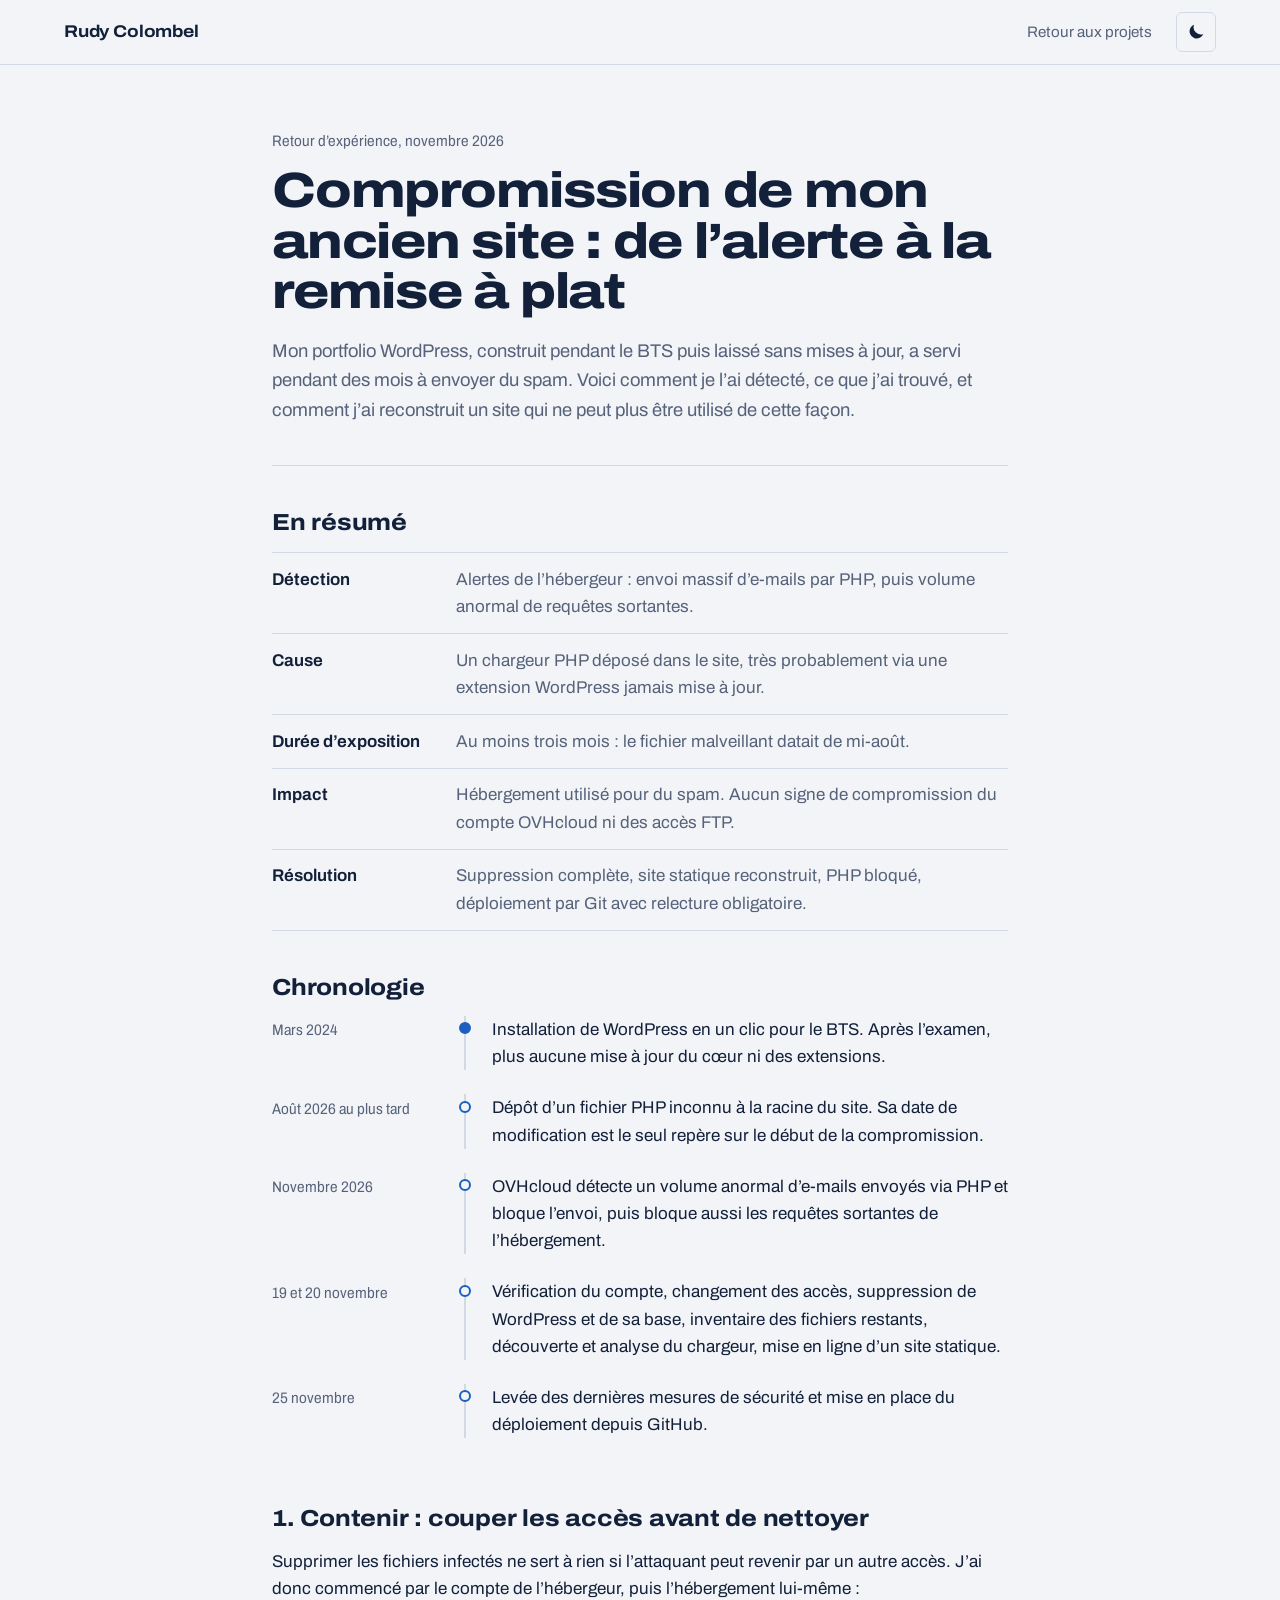
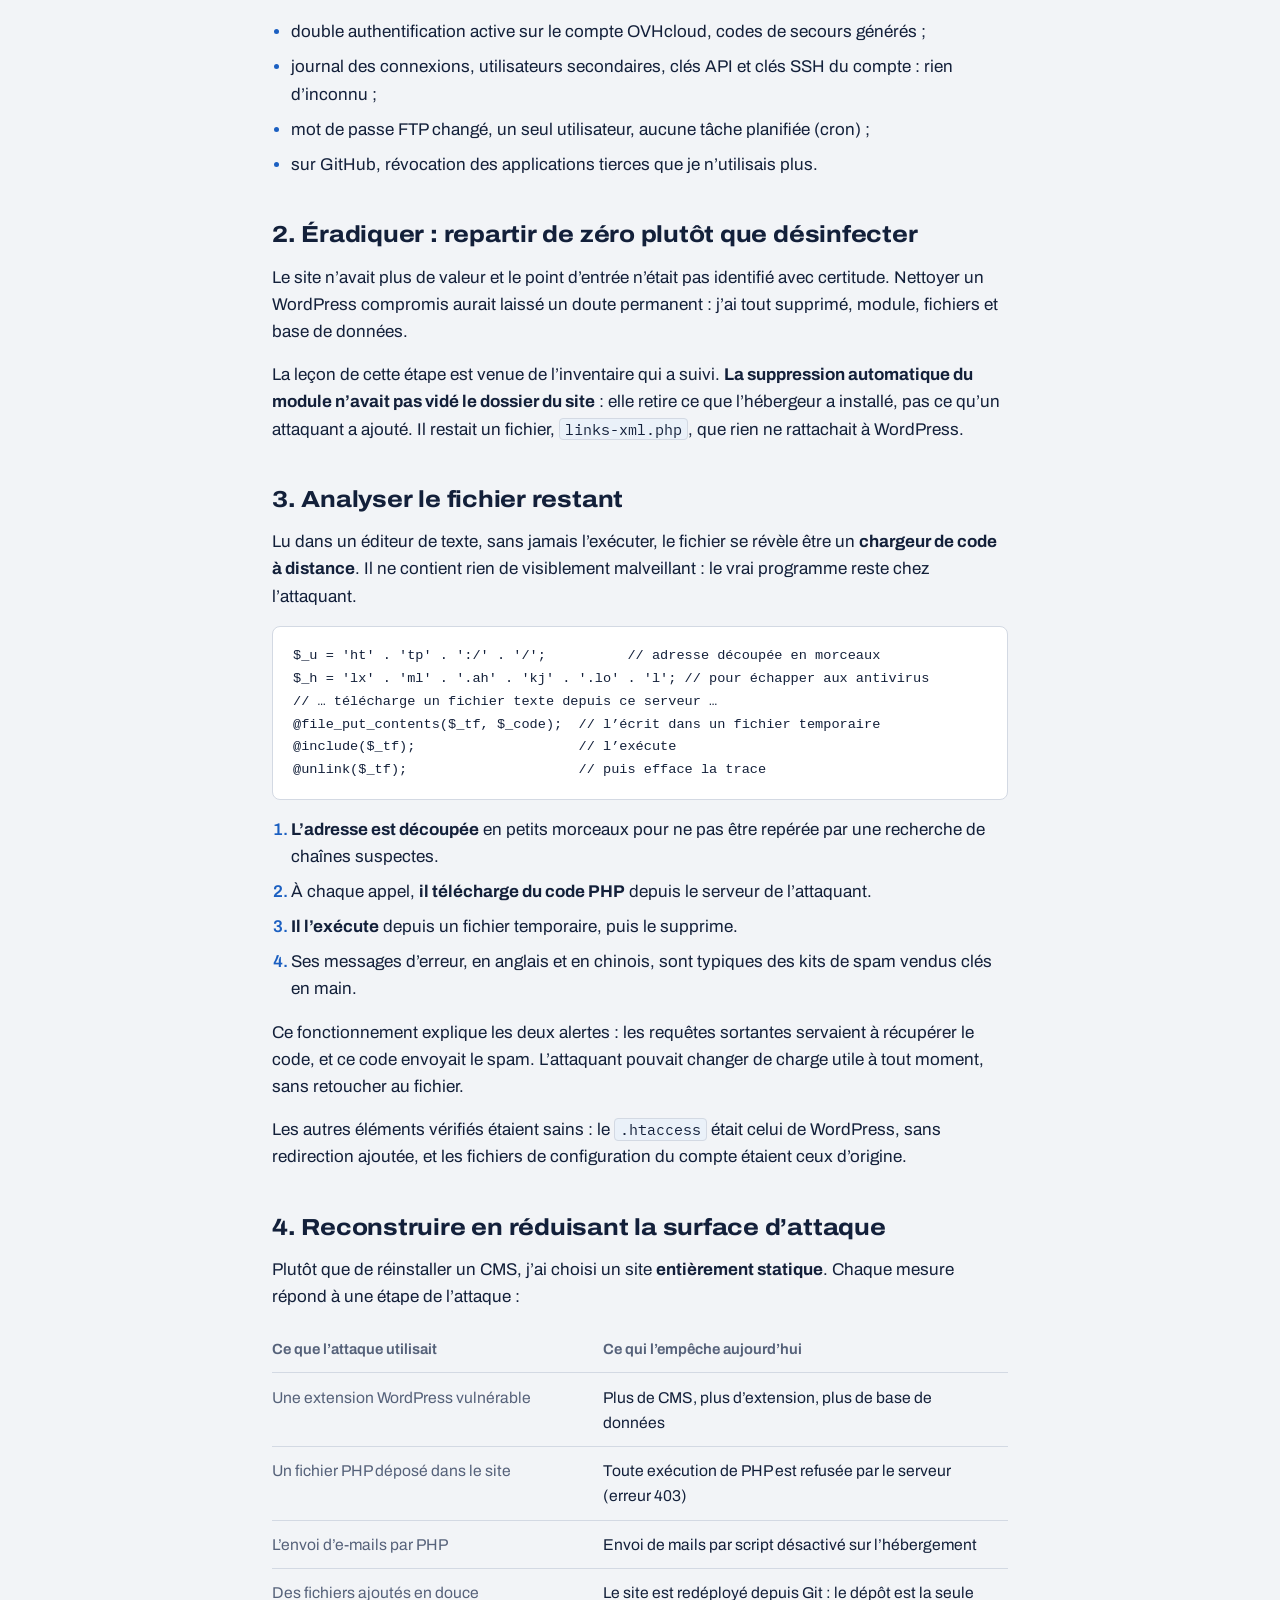
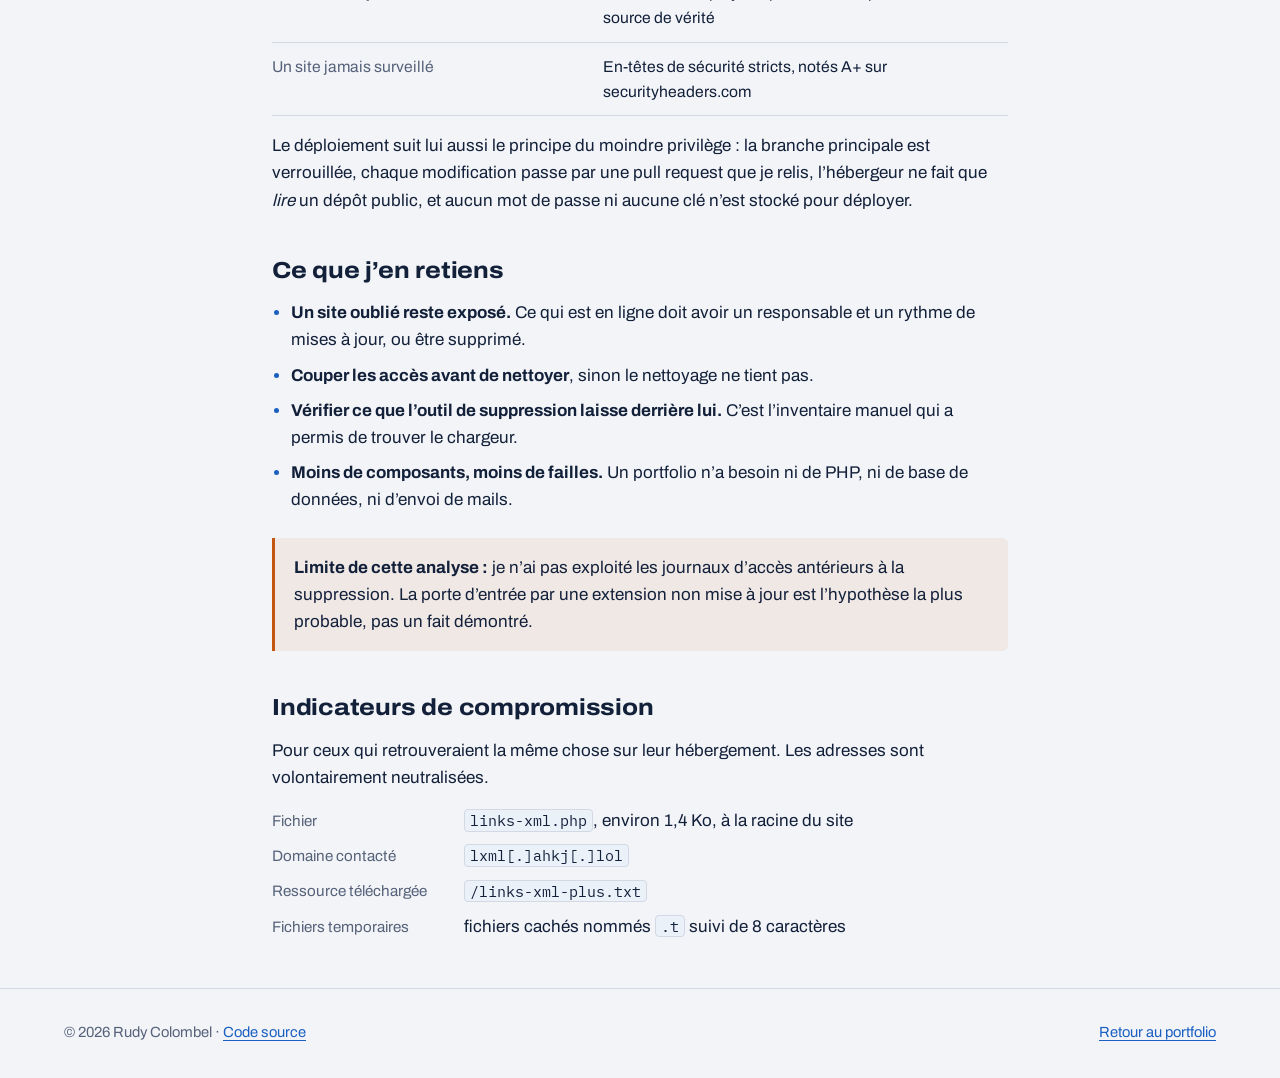
<file: retour-experience-incident.html>
<!DOCTYPE html>
<html lang="fr">
<head>
  <meta charset="utf-8">
  <meta name="viewport" content="width=device-width, initial-scale=1">
  <title>Retour d’expérience : compromission de mon ancien site · Rudy Colombel</title>
  <meta name="description" content="Retour d’expérience sur la compromission de mon ancien portfolio WordPress : détection par OVHcloud, analyse d’un chargeur PHP, remise à plat et durcissement.">
  <meta name="color-scheme" content="light dark">
  <link rel="preload" href="assets/fonts/archivo.woff2" as="font" type="font/woff2" crossorigin>
  <link rel="stylesheet" href="assets/style.css">
  <script src="assets/theme.js"></script>
</head>
<body>
  <a class="skip" href="#contenu">Aller au contenu</a>

  <header class="site-header">
    <div class="wrap header-inner">
      <a class="brand" href="index.html">Rudy Colombel</a>
      <nav class="nav" aria-label="Navigation">
        <ul class="nav-list nav-list-static">
          <li><a href="index.html#projets">Retour aux projets</a></li>
        </ul>
      </nav>
      <button class="theme-toggle" type="button" aria-label="Passer en thème sombre">
        <svg class="icon-moon" viewBox="0 0 24 24" width="20" height="20" aria-hidden="true"><path fill="currentColor" d="M20.7 14.3A8.5 8.5 0 0 1 9.7 3.3a8.5 8.5 0 1 0 11 11Z"/></svg>
        <svg class="icon-sun" viewBox="0 0 24 24" width="20" height="20" aria-hidden="true"><circle cx="12" cy="12" r="4.5" fill="currentColor"/><g stroke="currentColor" stroke-width="2" stroke-linecap="round"><path d="M12 1.5v2.5M12 20v2.5M1.5 12H4M20 12h2.5M4.6 4.6l1.8 1.8M17.6 17.6l1.8 1.8M4.6 19.4l1.8-1.8M17.6 6.4l1.8-1.8"/></g></svg>
      </button>
    </div>
  </header>

  <main id="contenu" class="article wrap">
    <header class="article-head">
      <p class="article-meta">Retour d’expérience, novembre 2026</p>
      <h1 class="article-title">Compromission de mon ancien site&nbsp;: de l’alerte à la remise à plat</h1>
      <p class="article-lead">Mon portfolio WordPress, construit pendant le BTS puis laissé sans mises à jour, a servi pendant des mois à envoyer du spam. Voici comment je l’ai détecté, ce que j’ai trouvé, et comment j’ai reconstruit un site qui ne peut plus être utilisé de cette façon.</p>
    </header>

    <section class="article-section" aria-labelledby="h-resume">
      <h2 id="h-resume">En résumé</h2>
      <dl class="facts">
        <div><dt>Détection</dt><dd>Alertes de l’hébergeur&nbsp;: envoi massif d’e-mails par PHP, puis volume anormal de requêtes sortantes.</dd></div>
        <div><dt>Cause</dt><dd>Un chargeur PHP déposé dans le site, très probablement via une extension WordPress jamais mise à jour.</dd></div>
        <div><dt>Durée d’exposition</dt><dd>Au moins trois mois&nbsp;: le fichier malveillant datait de mi-août.</dd></div>
        <div><dt>Impact</dt><dd>Hébergement utilisé pour du spam. Aucun signe de compromission du compte OVHcloud ni des accès FTP.</dd></div>
        <div><dt>Résolution</dt><dd>Suppression complète, site statique reconstruit, PHP bloqué, déploiement par Git avec relecture obligatoire.</dd></div>
      </dl>
    </section>

    <section class="article-section" aria-labelledby="h-chrono">
      <h2 id="h-chrono">Chronologie</h2>
      <ol class="timeline">
        <li class="job">
          <p class="job-when">Mars 2024</p>
          <div class="job-body"><p>Installation de WordPress en un clic pour le BTS. Après l’examen, plus aucune mise à jour du cœur ni des extensions.</p></div>
        </li>
        <li class="job">
          <p class="job-when">Août 2026 au plus tard</p>
          <div class="job-body"><p>Dépôt d’un fichier PHP inconnu à la racine du site. Sa date de modification est le seul repère sur le début de la compromission.</p></div>
        </li>
        <li class="job">
          <p class="job-when">Novembre 2026</p>
          <div class="job-body"><p>OVHcloud détecte un volume anormal d’e-mails envoyés via PHP et bloque l’envoi, puis bloque aussi les requêtes sortantes de l’hébergement.</p></div>
        </li>
        <li class="job">
          <p class="job-when">19 et 20 novembre</p>
          <div class="job-body"><p>Vérification du compte, changement des accès, suppression de WordPress et de sa base, inventaire des fichiers restants, découverte et analyse du chargeur, mise en ligne d’un site statique.</p></div>
        </li>
        <li class="job">
          <p class="job-when">25 novembre</p>
          <div class="job-body"><p>Levée des dernières mesures de sécurité et mise en place du déploiement depuis GitHub.</p></div>
        </li>
      </ol>
    </section>

    <section class="article-section" aria-labelledby="h-contenir">
      <h2 id="h-contenir">1. Contenir&nbsp;: couper les accès avant de nettoyer</h2>
      <p>Supprimer les fichiers infectés ne sert à rien si l’attaquant peut revenir par un autre accès. J’ai donc commencé par le compte de l’hébergeur, puis l’hébergement lui-même&nbsp;:</p>
      <ul class="checklist">
        <li>double authentification active sur le compte OVHcloud, codes de secours générés&nbsp;;</li>
        <li>journal des connexions, utilisateurs secondaires, clés API et clés SSH du compte&nbsp;: rien d’inconnu&nbsp;;</li>
        <li>mot de passe FTP changé, un seul utilisateur, aucune tâche planifiée (cron)&nbsp;;</li>
        <li>sur GitHub, révocation des applications tierces que je n’utilisais plus.</li>
      </ul>
    </section>

    <section class="article-section" aria-labelledby="h-eradiquer">
      <h2 id="h-eradiquer">2. Éradiquer&nbsp;: repartir de zéro plutôt que désinfecter</h2>
      <p>Le site n’avait plus de valeur et le point d’entrée n’était pas identifié avec certitude. Nettoyer un WordPress compromis aurait laissé un doute permanent&nbsp;: j’ai tout supprimé, module, fichiers et base de données.</p>
      <p>La leçon de cette étape est venue de l’inventaire qui a suivi. <strong>La suppression automatique du module n’avait pas vidé le dossier du site</strong>&nbsp;: elle retire ce que l’hébergeur a installé, pas ce qu’un attaquant a ajouté. Il restait un fichier, <code>links-xml.php</code>, que rien ne rattachait à WordPress.</p>
    </section>

    <section class="article-section" aria-labelledby="h-analyse">
      <h2 id="h-analyse">3. Analyser le fichier restant</h2>
      <p>Lu dans un éditeur de texte, sans jamais l’exécuter, le fichier se révèle être un <strong>chargeur de code à distance</strong>. Il ne contient rien de visiblement malveillant&nbsp;: le vrai programme reste chez l’attaquant.</p>
      <pre class="code" aria-label="Extrait simplifié du chargeur"><code>$_u = 'ht' . 'tp' . ':/' . '/';          // adresse découpée en morceaux
$_h = 'lx' . 'ml' . '.ah' . 'kj' . '.lo' . 'l'; // pour échapper aux antivirus
// … télécharge un fichier texte depuis ce serveur …
@file_put_contents($_tf, $_code);  // l’écrit dans un fichier temporaire
@include($_tf);                    // l’exécute
@unlink($_tf);                     // puis efface la trace</code></pre>
      <ol class="steps">
        <li><strong>L’adresse est découpée</strong> en petits morceaux pour ne pas être repérée par une recherche de chaînes suspectes.</li>
        <li>À chaque appel, <strong>il télécharge du code PHP</strong> depuis le serveur de l’attaquant.</li>
        <li><strong>Il l’exécute</strong> depuis un fichier temporaire, puis le supprime.</li>
        <li>Ses messages d’erreur, en anglais et en chinois, sont typiques des kits de spam vendus clés en main.</li>
      </ol>
      <p>Ce fonctionnement explique les deux alertes&nbsp;: les requêtes sortantes servaient à récupérer le code, et ce code envoyait le spam. L’attaquant pouvait changer de charge utile à tout moment, sans retoucher au fichier.</p>
      <p>Les autres éléments vérifiés étaient sains&nbsp;: le <code>.htaccess</code> était celui de WordPress, sans redirection ajoutée, et les fichiers de configuration du compte étaient ceux d’origine.</p>
    </section>

    <section class="article-section" aria-labelledby="h-durcir">
      <h2 id="h-durcir">4. Reconstruire en réduisant la surface d’attaque</h2>
      <p>Plutôt que de réinstaller un CMS, j’ai choisi un site <strong>entièrement statique</strong>. Chaque mesure répond à une étape de l’attaque&nbsp;:</p>
      <div class="table-wrap">
        <table class="measures">
          <thead><tr><th scope="col">Ce que l’attaque utilisait</th><th scope="col">Ce qui l’empêche aujourd’hui</th></tr></thead>
          <tbody>
            <tr><td>Une extension WordPress vulnérable</td><td>Plus de CMS, plus d’extension, plus de base de données</td></tr>
            <tr><td>Un fichier PHP déposé dans le site</td><td>Toute exécution de PHP est refusée par le serveur (erreur 403)</td></tr>
            <tr><td>L’envoi d’e-mails par PHP</td><td>Envoi de mails par script désactivé sur l’hébergement</td></tr>
            <tr><td>Des fichiers ajoutés en douce</td><td>Le site est redéployé depuis Git&nbsp;: le dépôt est la seule source de vérité</td></tr>
            <tr><td>Un site jamais surveillé</td><td>En-têtes de sécurité stricts, notés A+ sur securityheaders.com</td></tr>
          </tbody>
        </table>
      </div>
      <p>Le déploiement suit lui aussi le principe du moindre privilège&nbsp;: la branche principale est verrouillée, chaque modification passe par une pull request que je relis, l’hébergeur ne fait que <em>lire</em> un dépôt public, et aucun mot de passe ni aucune clé n’est stocké pour déployer.</p>
    </section>

    <section class="article-section" aria-labelledby="h-lecons">
      <h2 id="h-lecons">Ce que j’en retiens</h2>
      <ul class="checklist">
        <li><strong>Un site oublié reste exposé.</strong> Ce qui est en ligne doit avoir un responsable et un rythme de mises à jour, ou être supprimé.</li>
        <li><strong>Couper les accès avant de nettoyer</strong>, sinon le nettoyage ne tient pas.</li>
        <li><strong>Vérifier ce que l’outil de suppression laisse derrière lui.</strong> C’est l’inventaire manuel qui a permis de trouver le chargeur.</li>
        <li><strong>Moins de composants, moins de failles.</strong> Un portfolio n’a besoin ni de PHP, ni de base de données, ni d’envoi de mails.</li>
      </ul>
      <p class="note"><strong>Limite de cette analyse&nbsp;:</strong> je n’ai pas exploité les journaux d’accès antérieurs à la suppression. La porte d’entrée par une extension non mise à jour est l’hypothèse la plus probable, pas un fait démontré.</p>
    </section>

    <section class="article-section" aria-labelledby="h-ioc">
      <h2 id="h-ioc">Indicateurs de compromission</h2>
      <p>Pour ceux qui retrouveraient la même chose sur leur hébergement. Les adresses sont volontairement neutralisées.</p>
      <ul class="ioc">
        <li><span>Fichier</span><span><code>links-xml.php</code>, environ 1,4&nbsp;Ko, à la racine du site</span></li>
        <li><span>Domaine contacté</span><span><code>lxml[.]ahkj[.]lol</code></span></li>
        <li><span>Ressource téléchargée</span><span><code>/links-xml-plus.txt</code></span></li>
        <li><span>Fichiers temporaires</span><span>fichiers cachés nommés <code>.t</code> suivi de 8 caractères</span></li>
      </ul>
    </section>
  </main>

  <footer class="site-footer">
    <div class="wrap footer-inner">
      <p>© 2026 Rudy Colombel · <a href="https://github.com/rubiocolombel/portfolio">Code source</a></p>
      <p><a href="index.html">Retour au portfolio</a></p>
    </div>
  </footer>

  <script src="assets/main.js" defer></script>
</body>
</html>
</file>
<file: assets/style.css>
/* ---------- Polices hébergées localement (aucun appel externe) ---------- */
@font-face {
  font-family: "Archivo";
  src: url("fonts/archivo.woff2") format("woff2");
  font-weight: 100 900;
  font-stretch: 62% 125%;
  font-display: swap;
}
@font-face {
  font-family: "Plex Mono";
  src: url("fonts/plex-mono-400.woff2") format("woff2");
  font-weight: 400;
  font-display: swap;
}
@font-face {
  font-family: "Plex Mono";
  src: url("fonts/plex-mono-500.woff2") format("woff2");
  font-weight: 500;
  font-display: swap;
}

/* ---------- Couleurs : bleu et orange du câblage T568B ---------- */
:root {
  --bg: #F2F4F7;
  --panel: #FFFFFF;
  --ink: #13203A;
  --muted: #56627A;
  --line: #D3D9E3;
  --accent: #1B5FC1;
  --on-accent: #FFFFFF;
  --signal: #C4560F;
  --ok: #1F8A4C;
  --radius: 6px;
  --sans: "Archivo", system-ui, -apple-system, "Segoe UI", sans-serif;
  --mono: "Plex Mono", ui-monospace, "Cascadia Mono", Consolas, monospace;
  color-scheme: light;
}
:root[data-theme="dark"] {
  --bg: #0F1A2C;
  --panel: #15233A;
  --ink: #E7ECF4;
  --muted: #9AA7BC;
  --line: #263652;
  --accent: #7EB0FF;
  --on-accent: #0F1A2C;
  --signal: #F59A4A;
  --ok: #4CC584;
  color-scheme: dark;
}

/* ---------- Base ---------- */
*, *::before, *::after { box-sizing: border-box; }
html { scroll-behavior: smooth; scroll-padding-top: 5rem; }
body {
  margin: 0;
  background: var(--bg);
  color: var(--ink);
  font-family: var(--sans);
  font-size: 1.0625rem;
  line-height: 1.6;
  font-stretch: 100%;
  -webkit-font-smoothing: antialiased;
}
img { display: block; max-width: 100%; }
a { color: var(--accent); text-underline-offset: 0.18em; }
a:hover { text-decoration-thickness: 2px; }
:focus-visible { outline: 2px solid var(--accent); outline-offset: 3px; border-radius: 2px; }
h1, h2, h3 { margin: 0; line-height: 1.1; }
p { margin: 0; }
ul, ol { margin: 0; padding: 0; }

.wrap { width: min(72rem, 100% - 2.5rem); margin-inline: auto; }
.sr-only {
  position: absolute; width: 1px; height: 1px; overflow: hidden;
  clip: rect(0 0 0 0); white-space: nowrap;
}
.skip {
  position: absolute; left: 1rem; top: -3rem; z-index: 20;
  background: var(--accent); color: var(--on-accent);
  padding: 0.5rem 0.9rem; border-radius: var(--radius); text-decoration: none;
}
.skip:focus { top: 1rem; }

/* ---------- En-tête ---------- */
.site-header {
  position: sticky; top: 0; z-index: 10;
  background: color-mix(in srgb, var(--bg) 88%, transparent);
  backdrop-filter: blur(8px);
  border-bottom: 1px solid var(--line);
}
.header-inner { display: flex; align-items: center; gap: 1.5rem; height: 4rem; }
.brand {
  font-weight: 700; font-stretch: 112%; color: var(--ink);
  text-decoration: none; margin-right: auto; letter-spacing: -0.01em;
}
.nav-list { display: flex; gap: 1.5rem; list-style: none; }
.nav-list a { color: var(--muted); text-decoration: none; font-size: 0.95rem; }
.nav-list a:hover { color: var(--ink); }
.theme-toggle, .nav-toggle {
  font: inherit; font-size: 0.95rem; color: var(--ink);
  background: transparent; border: 1px solid var(--line); border-radius: var(--radius);
  height: 2.5rem; padding: 0 0.7rem; cursor: pointer;
  display: inline-flex; align-items: center; justify-content: center;
}
.theme-toggle { width: 2.5rem; padding: 0; }
.nav-toggle { display: none; }
.theme-toggle:hover, .nav-toggle:hover { border-color: var(--muted); }
.icon-sun { display: none; }
:root[data-theme="dark"] .icon-sun { display: block; }
:root[data-theme="dark"] .icon-moon { display: none; }

/* ---------- Hero ---------- */
.hero {
  display: grid;
  grid-template-columns: minmax(0, 1fr) minmax(0, 1.05fr);
  gap: 3.5rem;
  align-items: center;
  padding-block: 5rem 4.5rem;
}
.avatar {
  position: relative; width: 112px; height: 112px; margin-bottom: 1.75rem;
  border-radius: 10px; overflow: hidden;
  background: var(--accent);
}
.avatar img { position: relative; z-index: 1; width: 100%; height: 100%; object-fit: cover; }
.avatar-fallback {
  position: absolute; inset: 0; display: grid; place-items: center;
  color: var(--on-accent); font-weight: 800; font-stretch: 125%; font-size: 2.1rem;
}
.avatar.no-photo img { display: none; }

h1 {
  font-size: clamp(2.9rem, 7.2vw, 5.6rem);
  font-weight: 800;
  font-stretch: 125%;
  letter-spacing: -0.035em;
  line-height: 0.92;
}
.role {
  margin-top: 1rem;
  font-size: 1.3rem; font-weight: 500; font-stretch: 100%;
}
.pitch { margin-top: 1.25rem; max-width: 36rem; color: var(--muted); }
.actions { display: flex; flex-wrap: wrap; gap: 0.75rem; margin-top: 2rem; }
.btn {
  display: inline-flex; align-items: center; min-height: 2.9rem; padding: 0 1.2rem;
  border-radius: var(--radius); font-weight: 600; text-decoration: none;
  border: 1.5px solid var(--accent);
}
.btn-primary { background: var(--accent); color: var(--on-accent); }
.btn-primary:hover { filter: brightness(1.08); }
.btn-secondary { color: var(--accent); }
.btn-secondary:hover { background: color-mix(in srgb, var(--accent) 10%, transparent); }

/* Le traceroute : l'élément signature de la page */
.trace {
  margin: 0;
  background: var(--panel);
  border: 1px solid var(--line);
  border-radius: 10px;
  padding: 1.5rem 1.6rem 1.4rem;
  font-family: var(--mono);
  font-size: 0.9rem;
  line-height: 1.5;
}
.trace-cmd { font-weight: 500; padding-bottom: 1rem; border-bottom: 1px dashed var(--line); }
.prompt { color: var(--signal); margin-right: 0.4ch; }
.hops { list-style: none; margin-top: 0.6rem; }
.hop {
  display: grid;
  grid-template-columns: 2ch 13ch minmax(0, 1fr) auto;
  column-gap: 1.2ch;
  padding-block: 0.55rem;
  border-bottom: 1px solid color-mix(in srgb, var(--line) 60%, transparent);
}
.hop:last-child { border-bottom: 0; }
.hop-n { color: var(--signal); font-weight: 500; text-align: right; }
.hop-host { font-weight: 500; }
.hop-what { color: var(--muted); font-family: var(--sans); font-size: 0.95rem; }
.hop-when { color: var(--muted); text-align: right; white-space: nowrap; }
.hop-last .hop-host, .hop-last .hop-what { color: var(--ink); }
.trace-end {
  display: flex; align-items: center; gap: 0.6rem;
  margin-top: 0.9rem; padding-top: 1rem; border-top: 1px dashed var(--line);
  font-family: var(--sans); font-size: 0.95rem;
}
.led {
  width: 0.6rem; height: 0.6rem; border-radius: 50%;
  background: var(--ok);
  box-shadow: 0 0 0 3px color-mix(in srgb, var(--ok) 25%, transparent);
}

/* Un seul moment animé : les sauts s'affichent l'un après l'autre */
@media (prefers-reduced-motion: no-preference) {
  .js .hop, .js .trace-end { opacity: 0; animation: hop-in 0.35s ease-out forwards; }
  .js .hop:nth-child(1) { animation-delay: 0.25s; }
  .js .hop:nth-child(2) { animation-delay: 0.55s; }
  .js .hop:nth-child(3) { animation-delay: 0.85s; }
  .js .hop:nth-child(4) { animation-delay: 1.15s; }
  .js .hop:nth-child(5) { animation-delay: 1.45s; }
  .js .trace-end { animation-delay: 1.85s; }
}
@keyframes hop-in {
  from { opacity: 0; transform: translateX(-6px); }
  to { opacity: 1; transform: none; }
}

/* ---------- Sections ---------- */
.section { padding-block: 4rem; border-top: 1px solid var(--line); }
.section h2 {
  font-size: clamp(1.8rem, 3.4vw, 2.4rem);
  font-weight: 750; font-stretch: 125%; letter-spacing: -0.02em;
  margin-bottom: 2rem;
}
.prose { display: grid; gap: 1rem; max-width: 42rem; }

/* Compétences */
.skills { display: grid; grid-template-columns: repeat(3, minmax(0, 1fr)); gap: 2.5rem; }
.skill-group h3 { font-size: 1.15rem; font-weight: 700; font-stretch: 112%; }
.skill-group > p { margin-top: 0.5rem; color: var(--muted); font-size: 0.98rem; }
.tags { display: flex; flex-wrap: wrap; gap: 0.4rem; list-style: none; margin-top: 1rem; }
.tags li {
  font-stretch: 87.5%; font-size: 0.9rem; font-weight: 500;
  padding: 0.15rem 0.6rem; border: 1px solid var(--line); border-radius: 999px;
  background: var(--panel);
}

/* Expérience */
.timeline { list-style: none; }
.job, .degree {
  display: grid; grid-template-columns: 11rem minmax(0, 1fr); gap: 2rem;
}
.job { padding-bottom: 2.25rem; }
.job-when {
  font-stretch: 87.5%; color: var(--muted); font-size: 0.95rem; padding-top: 0.15rem;
}
.job-body { position: relative; padding-left: 1.6rem; border-left: 2px solid var(--line); }
.job-body::before {
  content: ""; position: absolute; left: -7px; top: 0.4rem;
  width: 12px; height: 12px; border-radius: 50%;
  background: var(--bg); border: 2px solid var(--accent);
}
.job:first-child .job-body::before { background: var(--accent); }
.job-body h3 { font-size: 1.15rem; font-weight: 700; }
.job-org { display: block; margin-top: 0.3rem; font-weight: 500; font-size: 1rem; color: var(--muted); }
.job-body ul { margin-top: 0.8rem; padding-left: 1.1rem; display: grid; gap: 0.35rem; max-width: 46rem; }
.job-body li::marker { color: var(--accent); }
.sub { font-size: 1.15rem; font-weight: 700; font-stretch: 112%; margin: 1.5rem 0 1rem; }

/* Projets */
.projects { list-style: none; display: grid; grid-template-columns: repeat(2, minmax(0, 1fr)); }
.project { padding: 1.75rem 2rem 1.75rem 0; border-top: 1px solid var(--line); }
.project:nth-child(even) { padding-left: 2rem; padding-right: 0; border-left: 1px solid var(--line); }
.project:nth-child(-n+2) { border-top: 0; padding-top: 0; }
.project-head { display: flex; align-items: center; gap: 0.75rem; }
.project h3 { font-size: 1.25rem; font-weight: 700; font-stretch: 112%; }
.status {
  font-size: 0.8rem; font-weight: 600; color: var(--signal);
  border: 1px solid currentColor; border-radius: 999px; padding: 0 0.5rem;
}
.project > p:not(.project-links) { margin-top: 0.6rem; color: var(--muted); max-width: 34rem; }
.project-links { margin-top: 1rem; font-weight: 600; font-size: 0.95rem; }

/* Contact */
.contact-lead { max-width: 38rem; font-size: 1.15rem; }
.contact-list { list-style: none; margin-top: 1.75rem; display: grid; gap: 0.6rem; }
.contact-list li { display: grid; grid-template-columns: 6.5rem auto; align-items: baseline; }
.contact-label { color: var(--muted); font-size: 0.95rem; }
.contact-list a { font-weight: 600; font-size: 1.1rem; }

/* Pied de page */
.site-footer { border-top: 1px solid var(--line); padding-block: 2rem 2.5rem; color: var(--muted); font-size: 0.92rem; }
.footer-inner { display: flex; flex-wrap: wrap; justify-content: space-between; gap: 1rem; align-items: start; }
.legal summary { cursor: pointer; }
.legal p { margin-top: 0.5rem; max-width: 34rem; }

/* ---------- Responsive ---------- */
@media (max-width: 960px) {
  .hero { grid-template-columns: 1fr; gap: 2.75rem; padding-block: 3rem; }
  .skills { grid-template-columns: 1fr; gap: 2rem; }
}
@media (max-width: 760px) {
  .nav { order: 0; }
  .nav-toggle { display: inline-flex; }
  .nav-list {
    display: none; position: absolute; top: 4rem; left: 0; right: 0;
    flex-direction: column; gap: 0; padding: 0.5rem 1.25rem 1rem;
    background: var(--bg); border-bottom: 1px solid var(--line);
  }
  .nav-list.open { display: flex; }
  .nav-list a { display: block; padding: 0.7rem 0; font-size: 1.05rem; color: var(--ink); }
  .job, .degree { grid-template-columns: 1fr; gap: 0.4rem; }
  .projects { grid-template-columns: 1fr; }
  .project, .project:nth-child(even) { padding: 1.5rem 0; border-left: 0; }
  .project:nth-child(2) { border-top: 1px solid var(--line); padding-top: 1.5rem; }
  .project:first-child { padding-top: 0; }
  .hop { grid-template-columns: 2ch minmax(0, 1fr); row-gap: 0.1rem; }
  .hop-what, .hop-when { grid-column: 2; text-align: left; }
  .contact-list li { grid-template-columns: 1fr; }
}

/* ---------- Page article (retour d'expérience) ---------- */
.article { max-width: 46rem; padding-block: 4rem 3rem; }
.article-head { padding-bottom: 2.5rem; border-bottom: 1px solid var(--line); }
.article-meta { color: var(--muted); font-stretch: 87.5%; font-size: 0.95rem; }
.article-title {
  margin-top: 0.75rem;
  font-size: clamp(2rem, 5vw, 3.1rem);
  font-weight: 800; font-stretch: 118%; letter-spacing: -0.025em; line-height: 1.02;
}
.article-lead { margin-top: 1.25rem; font-size: 1.15rem; color: var(--muted); }
.article-section { padding-top: 2.75rem; }
.article-section h2 {
  font-size: 1.45rem; font-weight: 750; font-stretch: 112%; letter-spacing: -0.01em;
  margin-bottom: 1rem;
}
.article-section > p + p, .article-section > p + ul, .article-section > ul + p,
.article-section > pre + ol, .article-section > ol + p, .article-section > .table-wrap + p,
.article-section > p + .table-wrap, .article-section > p + pre { margin-top: 1rem; }
.article .timeline { margin-top: 0.5rem; }
.article .job { padding-bottom: 1.5rem; grid-template-columns: 10rem minmax(0, 1fr); }
.article .job-body p { color: var(--ink); }

:not(pre) > code {
  font-family: var(--mono); font-size: 0.88em;
  padding: 0.05em 0.35em; border-radius: 4px;
  background: color-mix(in srgb, var(--accent) 9%, var(--panel));
  border: 1px solid var(--line);
}
.code {
  margin: 0; overflow-x: auto;
  background: var(--panel); border: 1px solid var(--line); border-radius: 8px;
  padding: 1.1rem 1.25rem;
  font-family: var(--mono); font-size: 0.85rem; line-height: 1.6;
}

.facts { margin: 0; display: grid; gap: 0; border-top: 1px solid var(--line); }
.facts div {
  display: grid; grid-template-columns: 10rem minmax(0, 1fr); gap: 1.5rem;
  padding-block: 0.8rem; border-bottom: 1px solid var(--line);
}
.facts dt { font-weight: 650; }
.facts dd { margin: 0; color: var(--muted); }

.checklist, .steps { padding-left: 1.2rem; display: grid; gap: 0.5rem; }
.checklist li::marker, .steps li::marker { color: var(--accent); font-weight: 600; }

.table-wrap { overflow-x: auto; }
.measures { width: 100%; border-collapse: collapse; font-size: 0.98rem; }
.measures th, .measures td { text-align: left; vertical-align: top; padding: 0.7rem 1rem 0.7rem 0; border-bottom: 1px solid var(--line); }
.measures th { font-weight: 650; font-stretch: 100%; color: var(--muted); font-size: 0.92rem; }
.measures td:first-child { color: var(--muted); width: 45%; }

.note {
  margin-top: 1.5rem !important; padding: 1rem 1.2rem;
  border-left: 3px solid var(--signal);
  background: color-mix(in srgb, var(--signal) 8%, transparent);
  border-radius: 0 6px 6px 0;
}
.ioc { list-style: none; display: grid; gap: 0.5rem; margin-top: 1rem; }
.ioc li { display: grid; grid-template-columns: 11rem minmax(0, 1fr); gap: 1rem; align-items: baseline; }
.ioc li > span:first-child { color: var(--muted); font-size: 0.95rem; }

@media (max-width: 760px) {
  .nav-list.nav-list-static { display: flex; position: static; padding: 0; border: 0; background: none; }
  .nav-list-static a { padding: 0; font-size: 0.95rem; color: var(--muted); }
  .article .job, .facts div, .ioc li { grid-template-columns: 1fr; gap: 0.25rem; }
}
</file>
